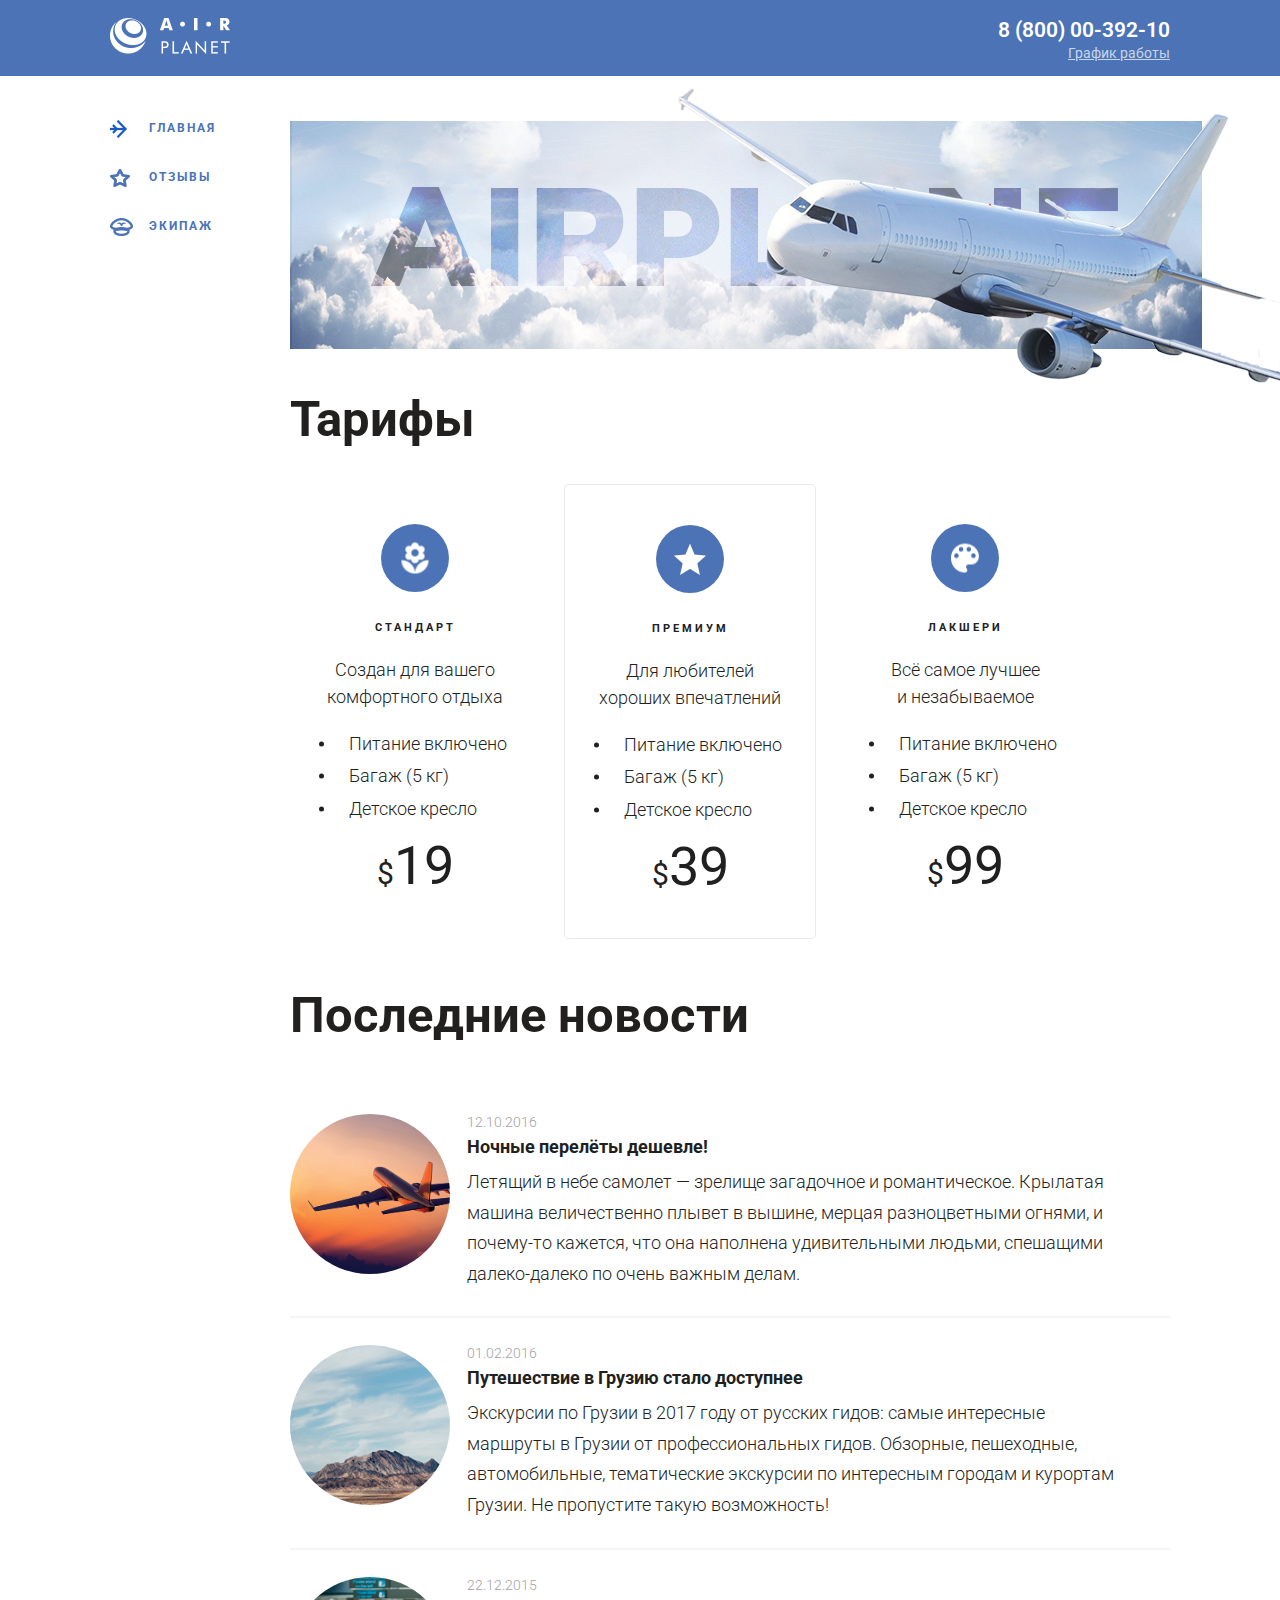
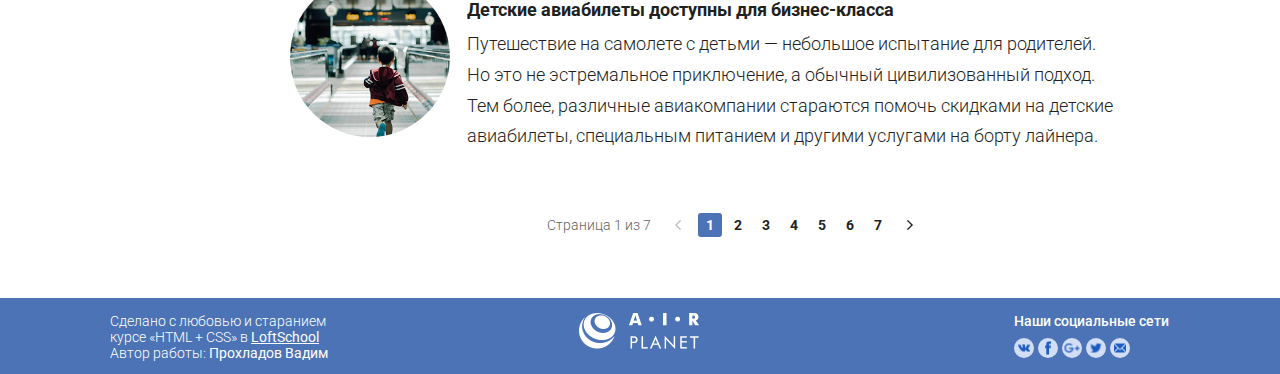
<file: index.html>
<!DOCTYPE html>
<html lang="ru">
<head>
	<meta charset="UTF-8">
	<meta http-equiv="X-UA-compatible" content="ie=edge">
	<meta name="viewport" content="width=device-width">
	<title>Main Page</title>
	<link href="https://fonts.googleapis.com/css?family=Roboto:300,300i,400,700&amp;subset=cyrillic" rel="stylesheet">
	<link rel="stylesheet" href="css/main.css">
	<link rel="stylesheet" href="css/normalize.css">
</head>
<body>
	<div class="wrapper">
		<header class="header">
			<div class="container">
				<div class="header__top clearfix">
					<div class="header__left">
						<a href="https://torres-10.github.io/AirPlanet/index.html" class="logo">
							<img src="img/logo.png" alt="logo" class="logo__img">
						</a>
					</div>
					<div class="header__right">
						<a href="tel:88000039210" class="phone">8 (800) 00-392-10</a>
						<div class="work-time">График работы
							<div class="drop-down">
								<span class="drop-down__monday-sunday">пн-вс: 09:00-20:00</span>
								<span class="drop-down__dinner">обед: 14:00-14:30</span>
							</div>
						</div>
					</div>
				</div>
			</div>
		</header>
		<main class="main-content">
			<div class="container clearfix">
				<aside class="sidebar">
					<nav class="navigation">
						<ul class="navigation__list">
							<li class="navigation__item">
								<a href="https://torres-10.github.io/AirPlanet/index.html" class="navigation__link navigation__link--black">главная</a>
							</li>
							<li class="navigation__item">
								<a href="https://torres-10.github.io/AirPlanet/comments.html" class="navigation__link navigation__link--feed_icon">отзывы</a>
							</li>
							<li class="navigation__item">
								<a href="https://torres-10.github.io/AirPlanet/team.html" class="navigation__link navigation__link--team_icon">экипаж</a>
							</li>
						</ul>
					</nav>
				</aside>
				<div class="content">
					<div class="content__banner">
						<img src="img/banner.png" alt="image" class="content__banner__photo">		
					</div>	
					<div class="rates">
						<h2 class="title">Тарифы</h2>
						<ul class="rates__list">
							<li class="rates__item">
								<div class="rate">
									<div class="rate__icon">
										<img src="img/flower.png" alt="icon" class="rate__img">
									</div>
									<h5 class="rate__title">стандарт</h5>
									<p class="rate__description">Создан для вашего<br>комфортного отдыха</p>
									<ul class="rate__list">
										<li class="rate__item">Питание включено</li>
										<li class="rate__item">Багаж (5 кг)</li>
										<li class="rate__item">Детское кресло</li>
									</ul>
									<div class="rate__price"><span class="dollar">$</span>19</div>
								</div>
							</li>
							<li class="rates__item">
								<div class="rate rate__border">
									<div class="rate__icon">
										<img src="img/mark-as-favorite-star.png" alt="icon" class="rate__img ">
									</div>
									<h5 class="rate__title">премиум</h5>
									<p class="rate__description">Для любителей<br>хороших впечатлений</p>
										<ul class="rate__list">
											<li class="rate__item">Питание включено</li>
											<li class="rate__item">Багаж (5 кг)</li>
											<li class="rate__item">Детское кресло</li>
										</ul>
									<div class="rate__price"><span class="dollar">$</span>39</div>
								</div>
							</li>
							<li class="rates__item">
								<div class="rates__icon">
									<div class="rate">
										<div class="rate__icon">
											<img src="img/painter-palette.png" alt="icon" class="rate__img">
										</div>
										<h5 class="rate__title">лакшери</h5>
										<p class="rate__description">Всё самое лучшее<br>и незабываемое</p>
										<ul class="rate__list">
											<li class="rate__item">Питание включено</li>
											<li class="rate__item">Багаж (5 кг)</li>
											<li class="rate__item">Детское кресло</li>
										</ul>
										<div class="rate__price"><span class="dollar">$</span>99</div>
									</div>
								</div>
							</li>
						</ul>	
					</div>
					<div class="last-news">
						<h2 class="title title_mrg">Последние новости</h2>
						<ul class="last-news__list">
							<li class="last-news__item">
								<div class="news clearfix">
									<div class="news__photo">
										<img src="img/planeflying1.png" alt="image" class="news__img">
									</div>
									<div class="news__content">
										<div class="news__data">12.10.2016</div>
										<h4 class="news__title">Ночные перелёты дешевле!</h4>
										<p class="news__description">Летящий в небе самолет — зрелище загадочное и романтическое. Крылатая машина величественно плывет в вышине, мерцая разноцветными огнями, и почему-то кажется, что она наполнена удивительными людьми, спешащими далеко-далеко по очень важным делам.</p>
									</div>
								</div>
							</li>
							<li class="last-news__item">
								<div class="news clearfix">
									<div class="news__photo">
										<img src="img/mountain.png" alt="image" class="news__img">
									</div>
									<div class="news__content">
										<div class="news__data">01.02.2016</div>
										<h4 class="news__title">Путешествие в Грузию стало доступнее</h4>
										<p class="news__description">Экскурсии по Грузии в 2017 году от русских гидов: самые интересные маршруты в Грузии от профессиональных гидов. Обзорные, пешеходные, автомобильные, тематические экскурсии по интересным городам и курортам Грузии. Не пропустите такую возможность!</p>
									</div>
								</div>							
							</li>
							<li class="last-news__item">
								<div class="news clearfix">
									<div class="news__photo">
										<img src="img/layer5.png" alt="image" class="news__img">
									</div>
									<div class="news__content">
										<div class="news__data">22.12.2015</div>
										<h4 class="news__title">Детские авиабилеты доступны для бизнес-класса</h4>
										<p class="news__description">Путешествие на самолете с детьми — небольшое испытание для родителей. Но это не эстремальное приключение, а обычный цивилизованный подход. Тем более, различные авиакомпании стараются помочь скидками на детские авиабилеты, специальным питанием и другими услугами на борту лайнера.</p>
									</div>
								</div>
							</li>
						</ul>
						<div class="pagination">
							<div class="pagination__text">Страница 
								<span class="pagination__current">1</span> из 
								<span class="pagination__total">7</span>
							</div>
							<div class="pagination__btns">
								<a href="#" class="pagination__btn pagination__btn--prev"></a>
								<ul class="pagination__list">
									<li class="pagination__item pagination__item--active">
										<a href="#" class="pagination__link pagination__link--white">1</a>
									</li>
									<li class="pagination__item">
										<a href="#" class="pagination__link">2</a>
									</li>
									<li class="pagination__item">
										<a href="#" class="pagination__link">3</a>
									</li>
									<li class="pagination__item">
										<a href="#" class="pagination__link">4</a>
									</li>
									<li class="pagination__item">
										<a href="#" class="pagination__link">5</a>
									</li>
									<li class="pagination__item">
										<a href="#" class="pagination__link">6</a>
									</li>
									<li class="pagination__item">
										<a href="#" class="pagination__link">7</a>
									</li>
								</ul>
								<a href="#" class="pagination__btn pagination__btn--next"></a>
							</div>
						</div>
					</div>
				</div>
			</div>
		</main>
	</div>
	<footer class="footer">
		<div class="container clearfix">
			<div class="footer__copyright">
				<div class="copyright">Сделано с любовью и старанием<br>курсе «HTML + CSS» в <a href="#" class="copyright__link"><b>LoftSchool</b></a>
					<br>Автор работы: <b>Прохладов Вадим</b>
				</div>
			</div>
			<div class="footer__logo">
				<a href="http://www.solalex.xyz/index.html" class="logo">
					<img src="img/logo.png" alt="logo" class="logo__img">
				</a>
			</div>
			<div class="footer__socials">
				<div class="socials">
				 <div class="socials__title">Наши социальные сети</div>
					<ul class="socials__list">
						<li class="socials__item">
							<a href="#" class="socials__link">
								<img src="img/vk.png" alt="icon" class="socials__icon">
							</a>
						</li>
						<li class="socials__item">
							<a href="#" class="socials__link">
								<img src="img/fb.png" alt="icon" class="socials__icon">
							</a>
						</li>
						<li class="socials__item">
							<a href="#" class="socials__link">
								<img src="img/google.png" alt="icon" class="socials__icon">
							</a>
						</li>
						<li class="socials__item">
							<a href="#" class="socials__link">
								<img src="img/twitter.png" alt="icon" class="socials__icon">
							</a>
						</li>
						<li class="socials__item">
							<a href="#" class="socials__link">
								<img src="img/mail.png" alt="icon" class="socials__icon">
							</a>
						</li>
					</ul>
				</div>
			</div>
		</div>
	</footer>	
</body>
</html>
</file>
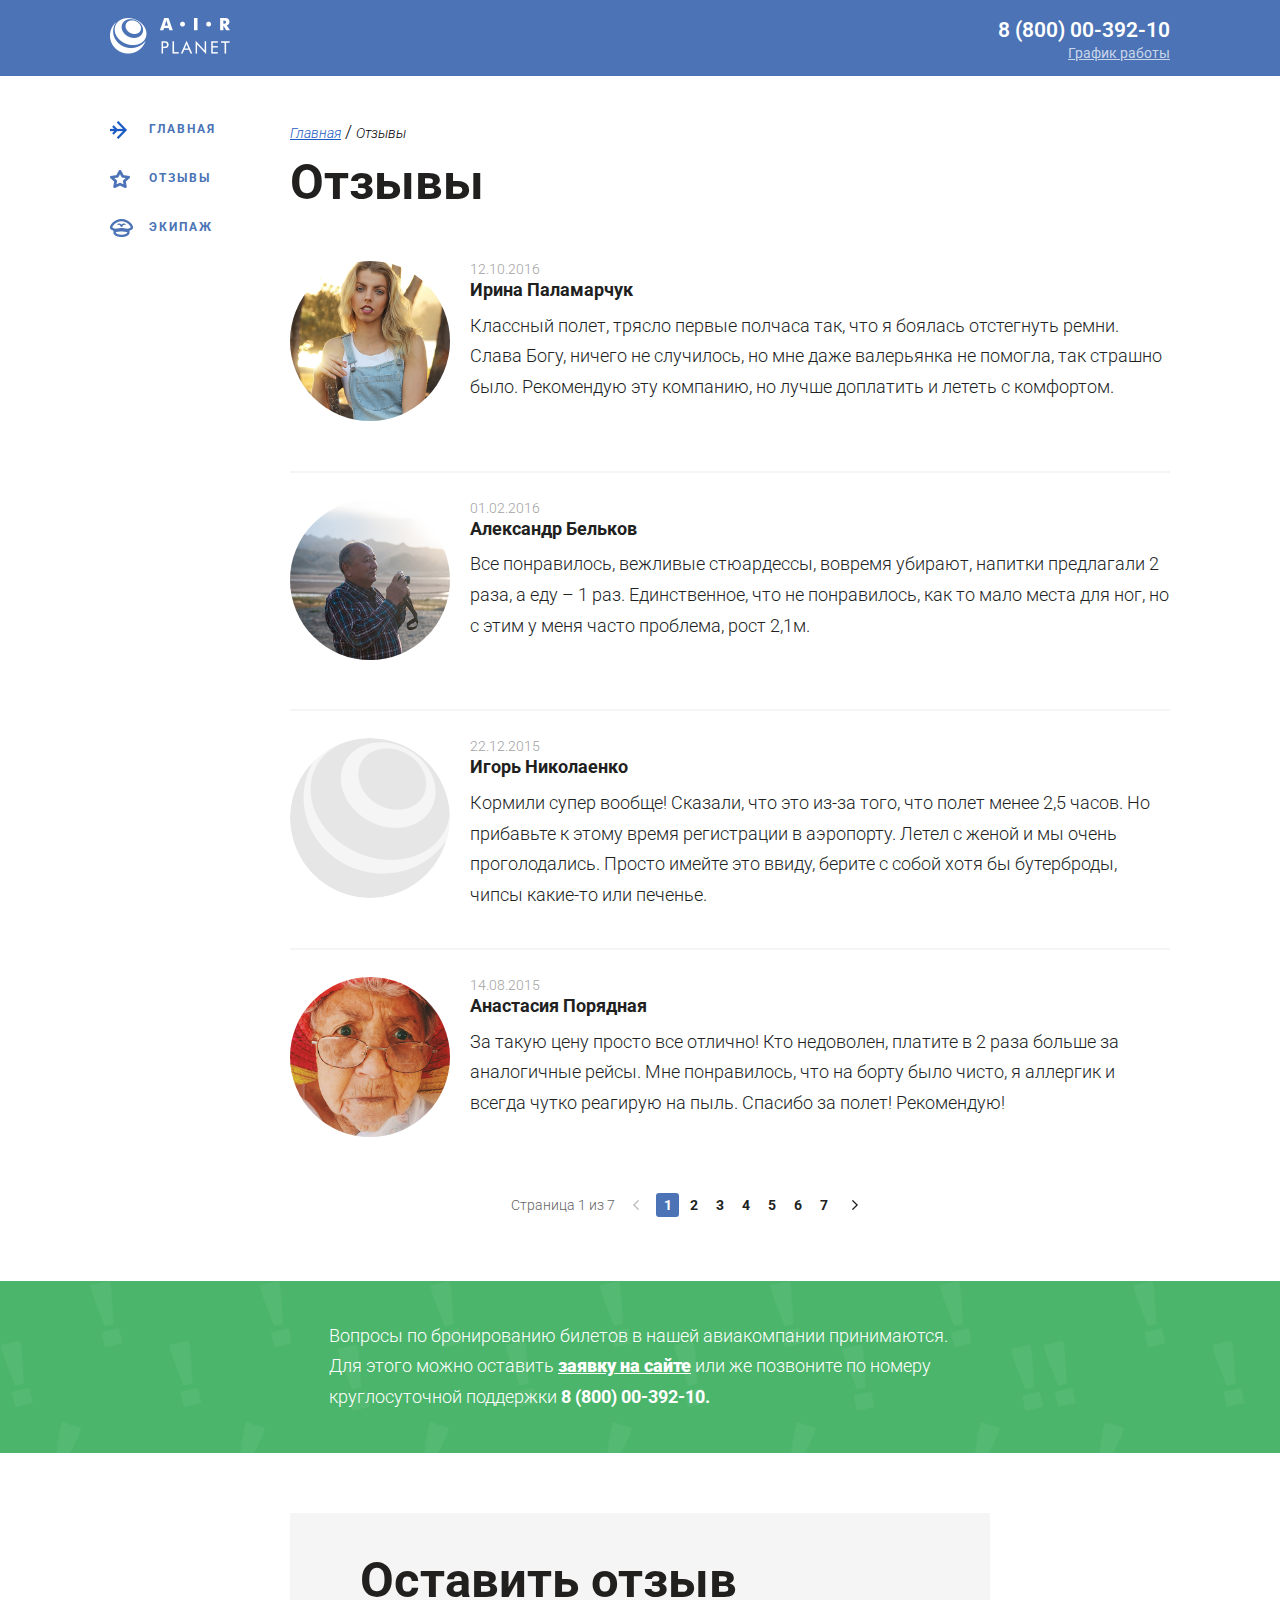
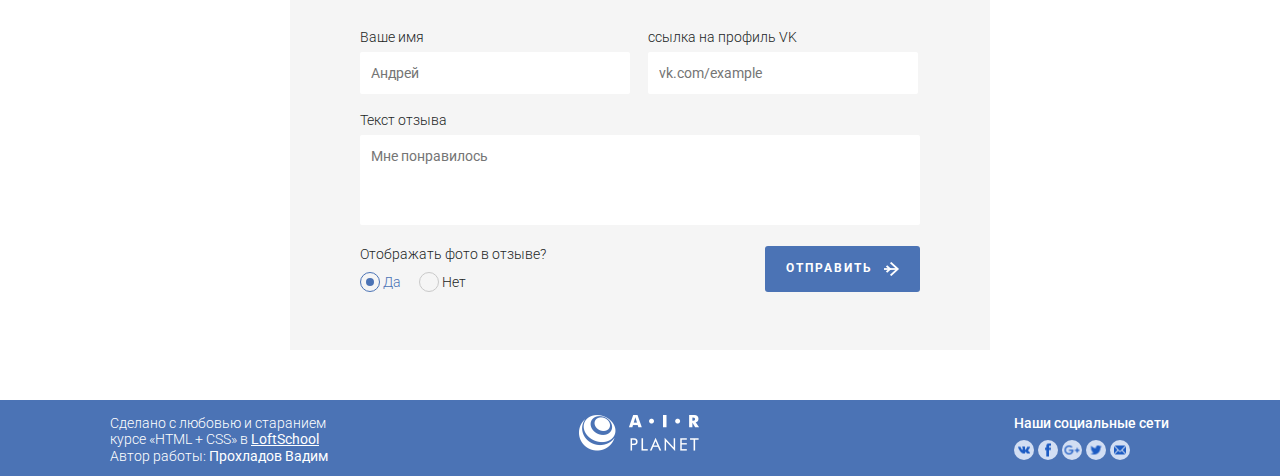
<file: comments.html>
<!DOCTYPE html>
<html lang="ru">
<head>
	<meta charset="UTF-8">
	<meta http-equiv="X-UA-compatible" content="ie=edge">
	<meta name="viewport" content="width=device-width">
	<title>Comments</title>
	<link href="https://fonts.googleapis.com/css?family=Roboto:300,300i,400,700&amp;subset=cyrillic" rel="stylesheet">
	<link rel="stylesheet" href="css/reviews.css">
	<link rel="stylesheet" href="css/normalize.css">
</head>
<body>
	<div class="wrapper">
		<header class="header">
			<div class="container">
				<div class="header__top clearfix">
					<div class="header__left">
						<a href="https://torres-10.github.io/AirPlanet/index.html" class="logo">
							<img src="img/logo.png" alt="logo" class="logo__img">
						</a>
					</div>
					<div class="header__right">
						<a href="tel:88000039210" class="phone">8 (800) 00-392-10</a>
						<div class="work-time">График работы
							<div class="drop-down">
								<span class="drop-down__monday-sunday">пн-вс: 09:00-20:00</span>
								<span class="drop-down__dinner">обед: 14:00-14:30</span>
							</div>
						</div>
					</div>
				</div>
			</div>
		</header>

		<main class="main-content">
			<div class="container clearfix">
				<aside class="sidebar">
					<nav class="navigation">
						<ul class="navigation__list">
							<li class="navigation__item">
								<a href="https://torres-10.github.io/AirPlanet/index.html" class="navigation__link navigation__link--main_icon">главная</a>
							</li>
							<li class="navigation__item">
								<a href="https://torres-10.github.io/AirPlanet/comments.html" class="navigation__link navigation__link--feed_icon">отзывы</a>
							</li>
							<li class="navigation__item">
								<a href="https://torres-10.github.io/AirPlanet/team.html" class="navigation__link navigation__link--team_icon">экипаж</a>
							</li>
						</ul>
					</nav>
				</aside>
				<div class="content">
					<div class="bread">
						<ul class="bread__list">
							<li class="bread__item">
								<a href="https://torres-10.github.io/AirPlanet/index.html" class="bread__link">Главная</a>
							</li>
							<li class="bread__item">
								<a href="https://torres-10.github.io/AirPlanet/comments.html" class="bread__link bread__link--active">Отзывы</a>
							</li>
						</ul>
					</div>
					<div class="reviews">
						<h2 class="title title--reviews-title">Отзывы</h2>
						<ul class="reviews__list">
							<li class="reviews__item">
								<div class="review clearfix">
									<div class="review__photo">
										<img src="img/img__reviews/campbell.png" alt="image" class="review__img">
									</div>
									<div class="review__content">
										<div class="review__data">12.10.2016</div>
										<h4 class="review__title">Ирина Паламарчук</h4>
										<p class="review__description">Классный полет, трясло первые полчаса так, что я боялась отстегнуть ремни. Слава Богу, ничего не случилось, но мне даже валерьянка не помогла, так страшно было. Рекомендую эту компанию, но лучше доплатить и лететь с комфортом.
									</div>
								</div>
							</li>
							<li class="reviews__item">
								<div class="review clearfix">
									<div class="review__photo">
										<img src="img/img__reviews/kahar-saidyhalam.png" alt="image" class="review__img">
									</div>
									<div class="review__content">
										<div class="review__data">01.02.2016</div>
										<h4 class="review__title">Александр Бельков</h4>
										<p class="review__description">Все понравилось, вежливые стюардессы, вовремя убирают, напитки предлагали 2 раза, а еду – 1 раз. Единственное, что не понравилось, как то мало места для ног, но с этим у меня часто проблема, рост 2,1м.</p>
									</div>
								</div>
							</li>
							<li class="reviews__item">
								<div class="review clearfix">
									<div class="review__photo">
										<img src="img/img__reviews/object.png" alt="image" class="review__img">
									</div>
									<div class="review__content">
										<div class="review__data">22.12.2015</div>
										<h4 class="review__title">Игорь Николаенко</h4>
										<p class="review__description">Кормили супер вообще! Сказали, что это из-за того, что полет менее 2,5 часов. Но прибавьте к этому время регистрации в аэропорту. Летел с женой и мы очень проголодались. Просто имейте это ввиду, берите с собой хотя бы бутерброды,<br> чипсы какие-то или печенье.</p>
									</div>
								</div>
							</li>
							<li class="reviews__item">
								<div class="review clearfix">
									<div class="review__photo">
										<img src="img/img__reviews/alex-harvey.png" alt="image" class="review__img">
									</div>
									<div class="review__content">
										<div class="review__data">14.08.2015</div>
										<h4 class="review__title">Анастасия Порядная</h4>
										<p class="review__description">За такую цену просто все отлично! Кто недоволен, платите в 2 раза больше за аналогичные рейсы. Мне понравилось, что на борту было чисто, я аллергик и всегда чутко реагирую на пыль. Спасибо за полет! Рекомендую!</p>
									</div>
								</div>
							</li>
						</ul>
						<div class="pagination">
							<div class="pagination__text">Страница
								<span class="pagination__current">1</span> из <span class="pagination__total">7</span>
							</div>
							<div class="pagination__btns">
								<a href="#" class="pagination__btn pagination__btn--prev"></a>
								<ul class="pagination__list">
									<li class="pagination__item pagination__item--active">
										<a href="#" class="pagination__link pagination__link--white">1</a>
									</li>
									<li class="pagination__item">
										<a href="#" class="pagination__link">2</a>
									</li>
									<li class="pagination__item">
										<a href="#" class="pagination__link">3</a>
									</li>
									<li class="pagination__item">
										<a href="#" class="pagination__link">4</a>
									</li>
									<li class="pagination__item">
										<a href="#" class="pagination__link">5</a>
									</li>
									<li class="pagination__item">
										<a href="#" class="pagination__link">6</a>
									</li>
									<li class="pagination__item">
										<a href="#" class="pagination__link">7</a>
									</li>
								</ul>
								<a href="#" class="pagination__btn pagination__btn--next"></a>
							</div>
						</div>
					</div>
				</div>
			</div>	
		<div class="questions">
			<div class="questions__text">
				<p class="questions__description">Вопросы по бронированию билетов в нашей авиакомпании принимаются. Для этого можно оставить <a href="#" class="questions__link"><b>заявку на сайте</b></a> или же позвоните по номеру круглосуточной поддержки <span class="questions__phone">8 (800) 00-392-10.</span></p>
			</div>
		</div>
		<div class="form">
			<div class="form__content">
				<h2 class="title title--form">Оставить отзыв</h2>
					<div class="form__fields">
						<div class="form__row">
							<div class="form__col">
								<label for="name" class="form__label">Ваше имя</label>
								<input type="text" name="name" class="form__input" id="name" placeholder="Андрей">
							</div>
							<div class="form__col">
								<label for="vk" class="form__label">ссылка на профиль VK</label>
								<input type="text" name="vk" class="form__input" id="vk" placeholder="vk.com/example">
							</div>
							</div>
						<div class="form__row">
							<label for="comments" class="form__label">Текст отзыва</label>
							<textarea name="comments" id="comments" class="form__input form__input--textarea" placeholder="Мне понравилось"></textarea>
						</div>
						<div class="form__row">
							<div class="form__col">
								<div class="form__control">
									<div class="form__control__title">Отображать фото в отзыве?</div>
										<div class="form__control__radios">
											<label class="form__radio">
												<input type="radio" class="form__radio__element" name="photo" checked>
												<div class="form__radio__push"></div>
												<div class="form__radio__title">Да</div>
											</label>
											<label class="form__radio">
												<input type="radio" class="form__radio__element" name="photo">
												<div class="form__radio__push"></div>
												<div class="form__radio__title">Нет</div>
											</label>
										</div>
									</div>
								</div> 
							<div class="form__col form__col--right">
								<a href="" class="form__link__btn">
								<button  type="submit" class="form__submit bodzio">Отправить
								</button>
								</a>
							</div>
						</div>
					</div>
				</div>
			</div>
		</main>
	</div>
	<footer class="footer">
		<div class="container clearfix">
			<div class="footer__copyright">
				<div class="copyright">Сделано с любовью и старанием<br>курсе «HTML + CSS» в <a href="#" class="copyright__link"><b>LoftSchool</b></a>
					<br>Автор работы: <b>Прохладов Вадим</b>
				</div>
			</div>
			<div class="footer__logo">
				<a href="https://torres-10.github.io/AirPlanet/index.html" class="logo">
					<img src="img/logo.png" alt="logo" class="logo__img">
				</a>
			</div>
			<div class="footer__socials">
				<div class="socials">
				 <div class="socials__title">Наши социальные сети</div>
					<ul class="socials__list">
						<li class="socials__item">
							<a href="#" class="socials__link">
								<img src="img/vk.png" alt="icon" class="socials__icon">
							</a>
						</li>
						<li class="socials__item">
							<a href="#" class="socials__link">
								<img src="img/fb.png" alt="icon" class="socials__icon">
							</a>
						</li>
						<li class="socials__item">
							<a href="#" class="socials__link">
								<img src="img/google.png" alt="icon" class="socials__icon">
							</a>
						</li>
						<li class="socials__item">
							<a href="#" class="socials__link">
								<img src="img/twitter.png" alt="icon" class="socials__icon">
							</a>
						</li>
						<li class="socials__item">
							<a href="#" class="socials__link">
								<img src="img/mail.png" alt="icon" class="socials__icon">
							</a>
						</li>
					</ul>
				</div>
			</div>
		</div>
	</footer>		
</body>
</html>
</file>
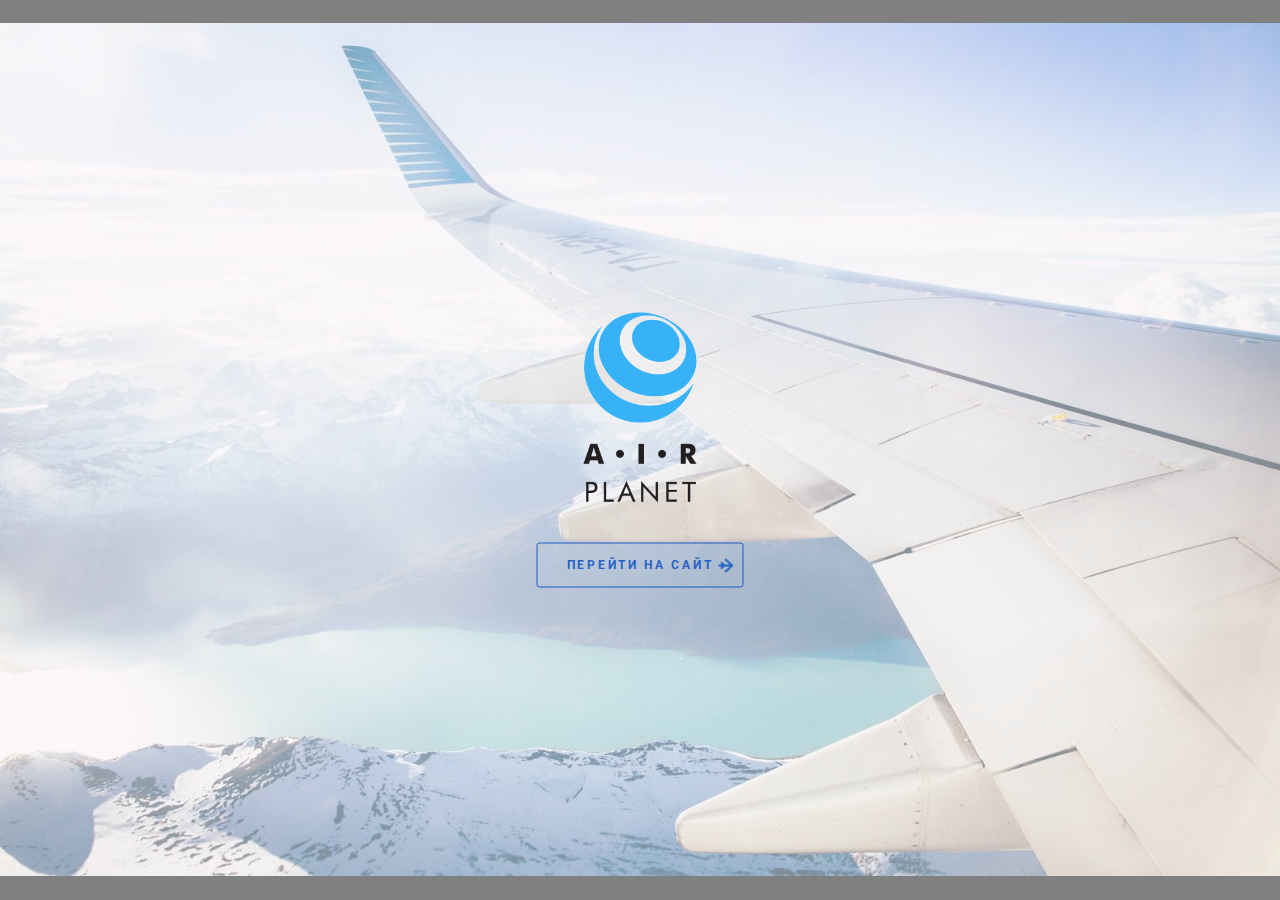
<file: start_page.html>
<!DOCTYPE html>
<html lang="en">
<head>
	<meta charset="UTF-8">
	<meta http-equiv="X-UA-compatible" content="ie=edge">
	<meta name="viewport" content="width=device-width">
	<title>Airplanet</title>
	<link href="https://fonts.googleapis.com/css?family=Roboto:300,300i,400,700&amp;subset=cyrillic" rel="stylesheet">
	<link rel="stylesheet" href="css/first_page.css">
	<link rel="stylesheet" href="css/normalize.css">
</head>
<body>
	<div class="intro">
		<div class="main-logo">
			<div class="main-logo__block animated">
				<div class="main-logo__icon">
					<img src="img/first_page/first_logo.png" alt="icon" class="main-logo__icon">
				</div>
				<a href="https://torres-10.github.io/AirPlanet/index.html" class="main-logo__link">
				<button type="submit" class="main-logo__btn bodzio">Перейти на сайт 
				</button>
				</a>
			</div>
		</div>
	</div>	
</body>
</html>
</file>
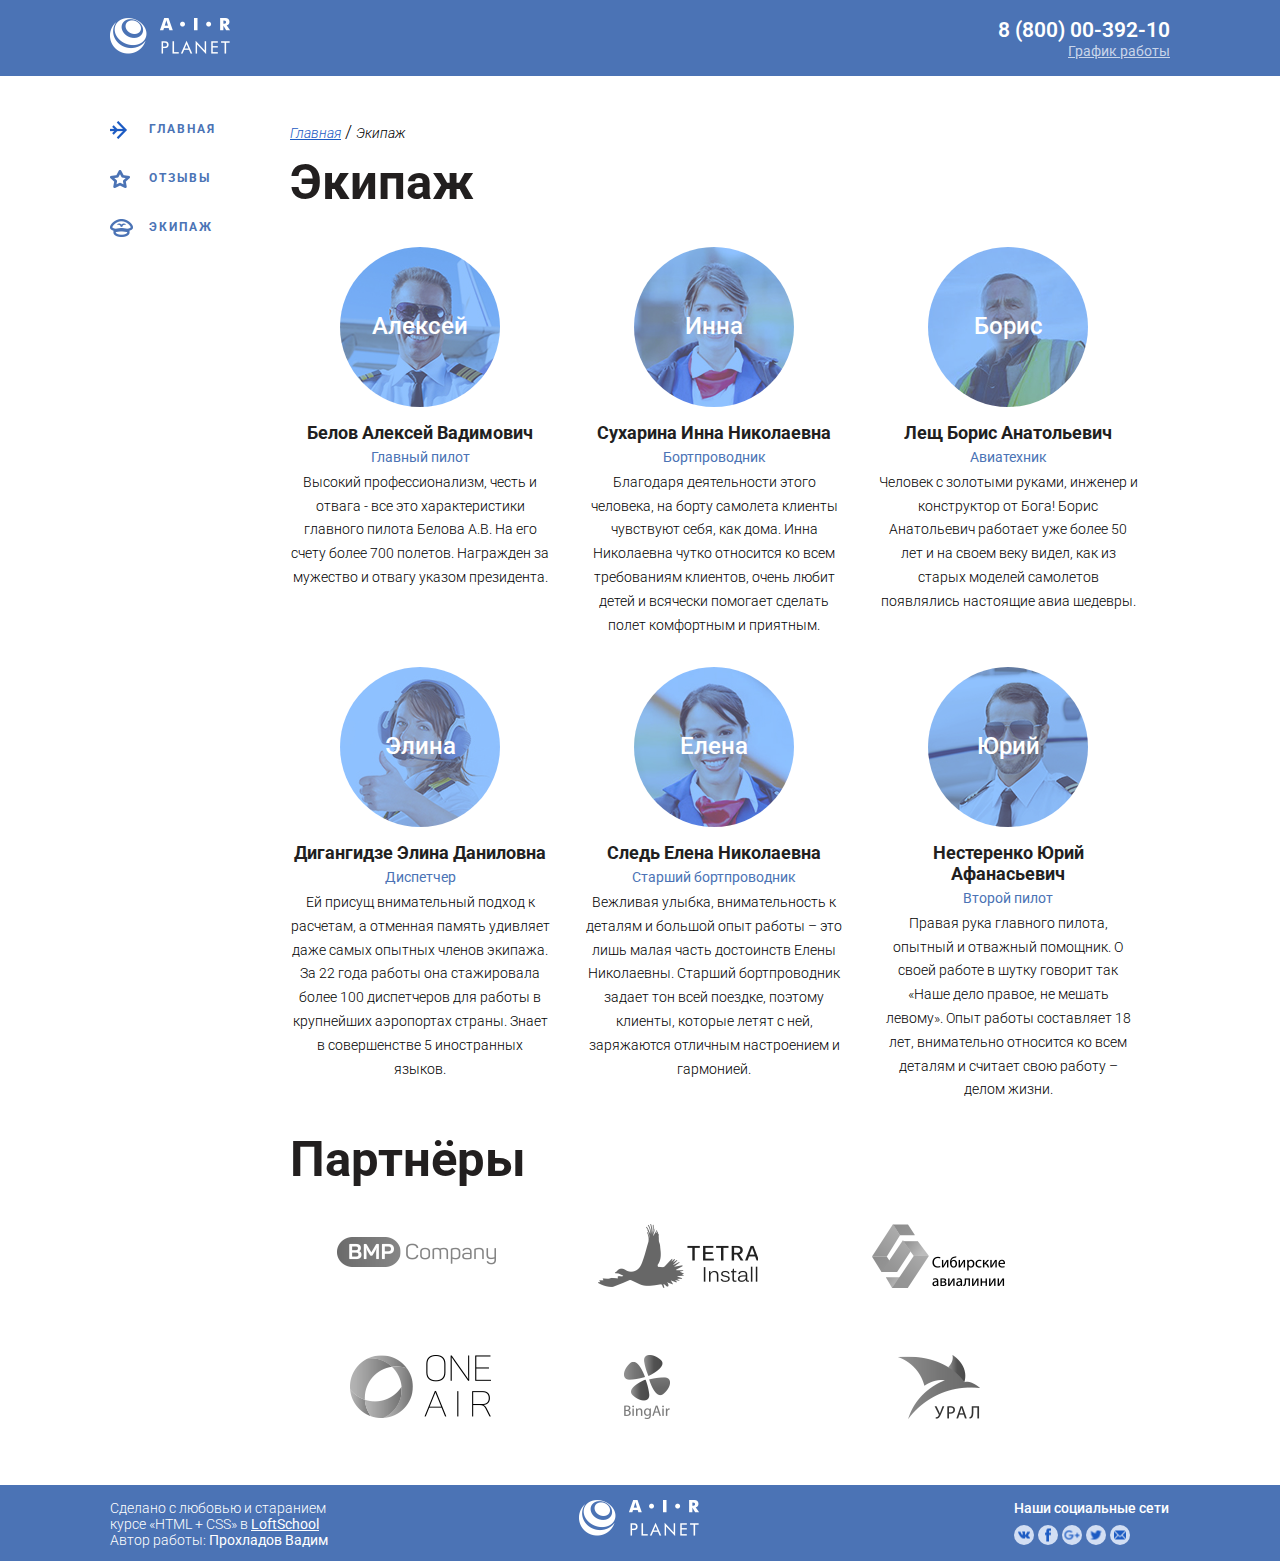
<file: team.html>
<!DOCTYPE html>
<html lang="ru">
<head>
	<meta charset="UTF-8">
	<meta http-equiv="X-UA-compatible" content="ie=edge">
	<meta name="viewport" content="width=device-width">
	<title>Team</title>
	<link href="https://fonts.googleapis.com/css?family=Roboto:300,300i,400,700&amp;subset=cyrillic" rel="stylesheet">
	<link rel="stylesheet" href="css/team.css">
	<link rel="stylesheet" href="css/normalize.css">
</head>
<body>
	<div class="wrapper">
		<header class="header">
			<div class="container">
				<div class="header__top clearfix">
					<div class="header__left">
						<a href="https://torres-10.github.io/AirPlanet/index.html" class="logo">
							<img src="img/logo.png" alt="logo" class="logo__img">
						</a>
					</div>
					<div class="header__right">
						<a href="tel:88000039210" class="phone">8 (800) 00-392-10</a>
						<a href="#" class="work-time">
							<div class="work-time__title">График работы</div>
							<div class="drop-down">
								<div class="triangl">
								<p class="drop-down__monday-sunday">пн-вс: 09:00-20:00</p>
								<p class="drop-down__dinner">обед: 14:00-14:30</p>
								</div>
							</div>
						</a>
					</div>
				</div>
			</div>
		</header>
		<div class="main-content">
			<div class="container">
				<aside class="sidebar">
					<nav class="navigation">
						<ul class="navigation__list">
							<li class="navigation__item">
								<a href="https://torres-10.github.io/AirPlanet/index.html" class="navigation__link navigation__link--main_icon">главная</a>
							</li>
							<li class="navigation__item">
								<a href="https://torres-10.github.io/AirPlanet/comments.html" class="navigation__link navigation__link--feed_icon">отзывы</a>
							</li>
							<li class="navigation__item">
								<a href="https://torres-10.github.io/AirPlanet/team.html" class="navigation__link navigation__link--team_icon">экипаж</a>
							</li>
						</ul>
					</nav>
				</aside>
				<div class="content">
					<div class="bread">
						<ul class="bread__list">
							<li class="bread__item">
								<a href="https://torres-10.github.io/AirPlanet/index.html" class="bread__link">Главная</a>
							</li>
							<li class="bread__item">
								<a href="#" class="bread__link bread__link--active">Экипаж</a>
							</li>
						</ul>
					</div>
					<div class="team">
						<h2 class="title">Экипаж</h2>
						<ul class="team__list">
							<li class="team__item">
								<div class="person clearfix">
									<div class="person__photo">
										<div class="person__img person__img--main-pilot">
										<div class="person__photo--name">Алексей</div>
										</div>
									</div>
									<div class="person__content">
										<div class="person__title">Белов Алексей Вадимович</div>
										<h4 class="person__post">Главный пилот</h4>
										<div class="person__description">Высокий профессионализм, честь и отвага - все это характеристики главного пилота Белова А.В. На его счету более 700 полетов. Награжден за мужество и отвагу указом президента.
										</div>
									</div>
								</div>
							</li>
							<li class="team__item">
								<div class="person clearfix">
									<div class="person__photo">
										<div class="person__img person__img--steward">
										<div class="person__photo--name">Инна</div>
										</div>
									</div>
									<div class="person__content">
										<div class="person__title">Сухарина Инна Николаевна</div>
										<h4 class="person__post">Бортпроводник</h4>
										<div class="person__description">Благодаря деятельности этого человека, на борту самолета клиенты чувствуют себя, как дома. Инна Николаевна чутко относится ко всем требованиям клиентов, очень любит детей и всячески помогает сделать полет комфортным и приятным.
										</div>
									</div>
								</div>
							</li>
							<li class="team__item">
								<div class="person clearfix">
									<div class="person__photo">
										<div class="person__img person__img--aeromechaniс">
										<div class="person__photo--name">Борис</div>
										</div>
									</div>
									<div class="person__content">
										<div class="person__title">Лещ Борис Анатольевич</div>
										<h4 class="person__post">Авиатехник</h4>
										<div class="person__description">Человек с золотыми руками, инженер 
и конструктор от Бога! Борис Анатольевич работает уже более 50 лет и на своем веку видел, как из старых моделей самолетов появлялись настоящие авиа шедевры.
										</div>
									</div>
								</div>
							</li>
							<li class="team__item">
								<div class="person clearfix">
									<div class="person__photo">
										<div class="person__img person__img--dispatcher">
										<div class="person__photo--name">Элина</div>
										</div>
									</div>
									<div class="person__content">
										<div class="person__title">Дигангидзе Элина Даниловна</div>
										<h4 class="person__post">Диспетчер</h4>
										<div class="person__description">
										Ей присущ внимательный подход к расчетам, а отменная память удивляет даже самых опытных членов экипажа. За 22 года работы она стажировала более 100 диспетчеров для работы в крупнейших аэропортах страны.  Знает в совершенстве 5 иностранных языков.
										</div>
									</div>
								</div>
							</li>
							<li class="team__item">
								<div class="person clearfix">
									<div class="person__photo">
										<div class="person__img person__img--main-steward">
										<div class="person__photo--name">Елена</div>
										</div>
									</div>
									<div class="person__content">
										<div class="person__title">Следь Елена Николаевна</div>
										<h4 class="person__post">Старший бортпроводник</h4>
										<div class="person__description">
Вежливая улыбка, внимательность к деталям и большой опыт работы – это лишь малая часть достоинств Елены Николаевны. Старший бортпроводник задает тон всей поездке, поэтому клиенты, которые летят с ней, заряжаются отличным настроением и гармонией.
										</div>
									</div>
								</div>
							</li>
							<li class="team__item">
								<div class="person clearfix">
									<div class="person__photo">
										<div class="person__img person__img--second-pilot">
										<div class="person__photo--name">Юрий</div>
										</div>
									</div>
									<div class="person__content">
										<div class="person__title">Нестеренко Юрий<br> Афанасьевич</div>
										<h4 class="person__post">Второй пилот</h4>
										<div class="person__description">Правая рука главного пилота, опытный и отважный помощник. О своей работе в шутку говорит так «Наше дело правое, не мешать левому». Опыт работы составляет 18 лет, внимательно относится ко всем деталям и считает свою работу – делом жизни.
										</div>
									</div>
								</div>
							</li>
						</ul>
					</div>
					<div class="partners">
						<div class="title">Партнёры</div>
						<ul class="partners__list">
							<li class="partners__item">
								<div class="partners__logos">
									<div class="partners__logos__icon partners__logos__icon--partner1">
									</div> 
								</div>
							</li>
							<li class="partners__item">
								<div class="partners__logos">
									<div class="partners__logos__icon partners__logos__icon--partner2">
									</div>
								</div>
							</li>
							<li class="partners__item">
								<div class="partners__logos">
									<div class="partners__logos__icon partners__logos__icon--partner3">
									</div>
								</div>
							</li>
							<li class="partners__item">
								<div class="partners__logos">
									<div class="partners__logos__icon partners__logos__icon--partner4">
									</div>
								</div>
							</li>
							<li class="partners__item">
								<div class="partners__logos">
									<div class="partners__logos__icon partners__logos__icon--partner5">
									</div>
								</div>
							</li>
							<li class="partners__item">
								<div class="partners__logos">
									<div class="partners__logos__icon partners__logos__icon--partner6">
									</div>
								</div>
							</li>
						</ul>
					</div>
				</div>
			</div>
		</div>
	</div>
	<footer class="footer">
		<div class="container clearfix">
			<div class="footer__copyright">
				<div class="copyright">Сделано с любовью и старанием<br>курсе «HTML + CSS» в <a href="#" class="copyright__link"><b>LoftSchool</b></a>
					<br>Автор работы: <b>Прохладов Вадим</b>
				</div>
			</div>
			<div class="footer__logo">
				<a href="https://torres-10.github.io/AirPlanet/index.html" class="logo">
					<img src="img/logo.png" alt="logo" class="logo__img">
				</a>
			</div>
			<div class="footer__socials">
				<div class="socials">
				 <div class="socials__title">Наши социальные сети</div>
					<ul class="socials__list">
						<li class="socials__item">
							<a href="#" class="socials__link">
								<img src="img/vk.png" alt="icon" class="socials__icon">
							</a>
						</li>
						<li class="socials__item">
							<a href="#" class="socials__link">
								<img src="img/fb.png" alt="icon" class="socials__icon">
							</a>
						</li>
						<li class="socials__item">
							<a href="#" class="socials__link">
								<img src="img/google.png" alt="icon" class="socials__icon">
							</a>
						</li>
						<li class="socials__item">
							<a href="#" class="socials__link">
								<img src="img/twitter.png" alt="icon" class="socials__icon">
							</a>
						</li>
						<li class="socials__item">
							<a href="#" class="socials__link">
								<img src="img/mail.png" alt="icon" class="socials__icon">
							</a>
						</li>
					</ul>
				</div>
			</div>
		</div>
	</footer>
</body>
</html>
</file>
<file: css/main.css>
body {
	font-family: 'Roboto', Arial, sans-serif;
	font-size: 18px;
	font-weight: 300;
}

ul {
	margin: 0;
	padding: 0;
}

html, body {
	width: 100%;
	height: 100%;
}

p {
	margin: 0;
}

h1,h2,h3,h4,h5,h6 {
	margin: 0;
	font-weight: normal;
}

.wrapper {
	position: relative;
	min-height: 100%;
	overflow: hidden;
	min-width: 1100px;
}

.wrapper::after {
	content: '';
	display: block;
	height: 76px;
}

.container {
	margin: 0 auto;
	width: 1060px;
}

.header {
	min-height: 76px;
	background: #4b73b5;
	margin-bottom: 12px;
}

.header__top {
	padding-top: 18px;
}

.logo {
	display: inline-block;
}

.header__left, .header__right {
	float: left;
	width: 50%;
}

.header__right {
	text-align: right;
}

.phone, .work-time {
	display: block;
}

.work-time:hover .work-time__title {
	color: #ffffff;
}

.clearfix::after {
	clear: both;
}

.clearfix::after, .clearfix::before {
	content: '';
	display: table;
}

.phone {
	font-weight: 600;
	font-size: 21px;
	color: #ffffff;
	text-decoration: none;
}

.work-time,.pagination__link,.pagination__btn--prev,
.pagination__btn--next, .pagination__link {
	text-decoration: none;	
}
.work-time {
	display: inline-block;
    font-size: 14px;
    font-weight: 400;
    color: #c9d5e9;
    text-decoration: underline;
    cursor: pointer;
    position: relative;
    transition: .4s;
}

.drop-down {
	text-align: center;
	min-width: 165px;
	padding: 17px 15px 20px 20px;
    position: absolute;
    top: 34px;
    right: -9999px;
    border-radius: 3px;
    box-shadow: 0 0 10px 0 #d8d8d8;
    line-height: 1.6;
    box-sizing: border-box;
    font-size: 14px;
    background: #fff;
    text-align: left;
    opacity: 0;
 
}
.drop-down:before {
    content: "";
    display: block;
    width: 100%;
    height: 30px;
    position: absolute;
    top: -25px;
    right: 0;
}

.work-time:hover {
	color: #fff;
}

.drop-down__monday-sunday {
    color: #4b73b5;
}

.drop-down__dinner {
    color: #221f1f;
    font-weight: normal;
}

.drop-down:after {
    content: "";
    display: block;
    width: 0;
    height: 0;
    border: 13px solid transparent;
    border-bottom-color: #fff;
    position: absolute;
    bottom: 100%;
    right: 0;
    margin-bottom: -1px;
}

.work-time:hover .drop-down {
    right: 0;
    opacity: 1;
    transition: opacity .4s;
}


.main-content {
	margin-bottom: 60px;
}

.sidebar, .content {
	float: left;
}
.sidebar {
	width: 160px;
	padding-top: 32px;
}

.content {
	width: 880px;
	margin-left: 20px;
}

.navigation__item {
	margin-bottom: 31px;
}	

.navigation__list {
	list-style: none;
	font-size: 12px;
	font-weight: 700;
}

.navigation__link {
	color: #4b73b5;
	text-decoration: none;
	text-transform: uppercase;
	display: inline-block;
	letter-spacing: 2px; 
}

.navigation__link--black:hover {
	color: black;
}

.navigation__link--feed_icon:hover {
	color: black;
}

.navigation__link--team_icon:hover {
	color: black;
}

.navigation__link--black {
	
    background: url('../img/main_icon1.png')0 0 no-repeat;

    &:hover {
    	background: url('../img/main_icon.png')0 0  no-repeat;
    }
}

.navigation__link--black:before {
	content: "";
	width: 17px;
	height: 18px;
	display: inline-block;
	vertical-align: middle;
	margin-right: 22px;
	outline: 0;
}

.navigation__link--feed_icon {
	
    background: url('../img/feed_icon.png')0 0 no-repeat;

    &:hover {
    	background: url('../img/star3.png')0 0 no-repeat;
    }
}

.navigation__link--feed_icon:before {
	content: "";
	width: 20px;
	height: 18px;
	display: inline-block;
	vertical-align: middle;
	margin-right: 19px;
}

.navigation__link--team_icon {
	
    background: url('../img/team_icon.png')0 0 no-repeat;

    &:hover {
    	background: url('../img/team3.png')0 0 no-repeat;
    }
}

.navigation__link--team_icon:before {
	content: "";
	width: 23px;
	height: 18px;
	display: inline-block;
	vertical-align: middle;
	margin-right: 16px;
}

/* SPRITE */

.navigation__link--black:hover {
	background: url('../img/css_sprites1.png')-47px -10px no-repeat;

	&:hover{
	background: url('../img/main_icon.png')-10px -10px no-repeat;
}
}

.navigation__link--feed_icon:hover {
	background: url('../img/star_sprites.png')-50px -10px no-repeat;
	
	&:hover{
	background: url('../img/feed_icon.png')-10px -10px no-repeat;
}
}

.navigation__link--team_icon:hover {
	background: url('../img/team_sprites.png')-53px -10px no-repeat;
	
	&:hover{
	background: url('../img/team_icon.png')-10px -10px no-repeat;
}
}

.title {
	color: #221f1f;
	font-size: 49px;
	font-weight: 700;
	margin-bottom: 36px;
}

.title_mrg {
	margin-bottom: 70px;
}

.rates {
	margin-bottom: 9px;
}

.rates__list {
	list-style: none;
	position: relative;
}

.rates__item {
	display: inline-block;
	margin-left: 20px;
	margin-bottom: 40px;
	vertical-align: top;
}

.rate {
	text-align: center;
	width: 250px;
	padding: 40px 0;
}

.rate__icon {
	width: 68px;
	height: 68px;
	border-radius: 50%;
	background-color: #4b73b5;
	display: inline-block;
	position: relative;
	margin-bottom: 25px;
}

.rate__img {
	position: absolute;
	top: 50%;
	left: 50%;
	transform: translate(-50%, -50%);
}

.rate__border {
	border-radius: 5px;
	border-width: 1px;
	border-color:  #e8e9ed;
	border-style: solid;
}

.rate__title {
	font-size: 10.77px;
	font-weight: 700;
	color: #212121;
	text-transform: uppercase;
	letter-spacing: 3px;
	margin-bottom: 22px;
}

.rate__description {
	font-size: 18px;
	font-weight: 300;
	color: #221f1f;
	margin-bottom: 17px;
	line-height: 1.52;
}

.rate__item {
	list-style: none;
	position: relative;
}

.rate__item::before {
	content: '';
	display: block;
	width: 5px;
	height: 5px;
	border-radius: 50%;
	background-color: #221f1f;
	position: absolute;
	top: 50%;
	left: -30px;
	transform: translateY(-50%);
}

.rate__list {
	padding-left: 25px;
	display: inline-block;
	line-height: 1.8;
	text-align: left;
}

.rates__list {
	margin-left: -20px;
}

.rate__list {
	font-size: 18px;
	font-weight: 300;
	list-style: disc;
	color: #221f1f;
	position: relative;
	margin-bottom: 10px;
}

.dollar {
	font-size: 30px;
}

.rate__price {
	color: #202020;
	font-size: 53.83px;
	font-weight: 400;
}

.news__photo, .news__content {
	float: left;
}

.news__photo {
	width: 160px;
}

.news__img {
	width: 160px;
	height: 160px;
	border-radius: 50%;
}

.news__content {
	width: 650px;
	margin-left: 17px;
}

.news__data {
	color: #a3a2a2;
	font-size: 14px;
	font-weight: 300;
	margin-bottom: 7px;	
}

.news__title {
	color: #221f1f;
	font-size: 18px;
	font-weight: 700;
	margin-bottom: 9px;
}

.last-news__list {
	margin-bottom: 60px;
}

.last-news__list, .socials__item {
	list-style: none;
}

.news__description {
	color: #221f1f;
	font-size: 18px;
	line-height: 1.7;
}

.last-news__item {
	border-bottom: 2px solid #f5f5f5;
	padding-bottom: 27px;
	margin-bottom: 27px;
}

.last-news__item:last-child {
	border-bottom: none;
	margin: 0;
	padding: 0;
}

.pagination {
	text-align: center;
}

.pagination__text, .pagination__btns, .pagination__btn, .pagination__list, .pagination__item {
	display: inline-block;
}

.pagination__btns {
	margin-left: 20px;
}

.pagination__link {
	display: block;
	padding: 8px; 
}

.pagination__item--active {
	background-color: #4b73b5;
	line-height: 1;
	border-radius: 3px;
}

.pagination__btn {
	width: 6px;
	height: 10px;
}

.pagination__btn--prev {
	background-image: url('../img/vector_smart_ object.png');
	background-repeat: no-repeat;
}

.pagination__btn--next {
	background-image: url('../img/vector_smart_ object1.png');
	background-repeat: no-repeat;
}

.pagination__list {
	margin: 0 13px;
}

.pagination__text {
	color: #656464;
	font-size: 14px;
	font-weight: 300;
}

.pagination__link {
	color: #221f1f;
	font-size: 14px;
	font-weight: 700;
	list-style: none;
	padding: 5px 8px;
}

.pagination__link:hover {
	color: #1c5bc3;
}
.pagination__link--white {
	color: #ffffff;
} 

.footer {
	min-width: 1100px;
	position: relative;
	box-sizing: border-box;
	background-color: #4b73b5;
	height: 76px;
	margin-top: -76px;
	padding-top: 15px;
}

.footer__copyright, .footer__logo, .footer__socials {
	width: 33.3%;
	float: left;
}

.footer__logo {
	text-align: center;
}

.footer__socials {
	text-align: right;
}

.copyright {
	color: #ffffff;
	font-size: 14px;
	font-weight: 300;
}

.copyright__link {
	color: #ffff;
}

.socials__link {
	display: block;
	width: 20px;
	height: 20px;
	border-radius: 50%;
	background-color: #d2def3;
	position: relative;
}

.socials__item {
	display: inline-block;
}

.socials__icon {
	position: absolute;
	top: 50%;
	left: 50%;
	transform: translate(-50%, -50%);
}

.socials {
	display: inline-block;
}

.socials__list {
	text-align: left;
}

.socials__title {
	margin-bottom: 9px;
	color: #ffff;
	font-size: 14px;
    font-weight: 500;
}

.socials__link:hover {
	background-color: #fff;
}
</file>
<file: css/reviews.css>
body {
	font-family: 'Roboto', Arial, sans-serif;
	font-size: 18px;
	font-weight: 300;
}

ul {
	margin: 0;
	padding: 0;
}

html, body {
	width: 100%;
	height: 100%;
}

p {
	margin: 0;
}

h1,h2,h3,h4,h5,h6 {
	margin: 0;
	font-weight: normal;
}

.wrapper {
	position: relative;
	min-height: 100%;
	overflow: hidden;
	min-width: 1100px;
}

.wrapper::after {
	content: '';
	display: block;
	height: 76px;
}

.container {
	margin: 0 auto;
	width: 1060px;
}


.clearfix::after {
	clear: both;
}

.clearfix::after, .clearfix::before {
	content: '';
	display: table;
}

.header {
	background: #4b73b5;
	min-height: 76px;
	margin-bottom: 45px;
}

.header__top {
	padding-top: 18px;
}

.logo {
	display: inline-block;
}

.header__left, .header__right {
	width: 50%;
	float: left;
}

.header__right {
	text-align: right;
}

.phone, .worf-time {
	display: block;
}

.phone, .work-time, .navigation__link, .bread__link, .pagination__link {
	text-decoration: none;
}

.navigation__list, .bread__list, .reviews__list, .pagination__list {
	list-style: none;
}

.phone {
	color: #fff;
	font-weight: 600;
	font-size: 21px;
}

.work-time {
	display: inline-block;
    font-size: 14px;
    font-weight: 400;
    color: #c9d5e9;
    text-decoration: underline;
    cursor: pointer;
    position: relative;
    transition: .4s;
}

.work-time:hover {
	color: #fff;
}

.drop-down {
	min-width: 165px;
	padding: 17px 15px 20px 20px;
    position: absolute;
    top: 34px;
    right: -9999px;
    border-radius: 3px;
    box-shadow: 0 0 10px 0 #d8d8d8;
    line-height: 1.6;
    box-sizing: border-box;
    font-size: 14px;
    background: #fff;
    text-align: left;
    opacity: 0;
 
}
.drop-down:before {
    content: "";
    display: block;
    width: 100%;
    height: 30px;
    position: absolute;
    top: -25px;
    right: 0;
}

.drop-down__monday-sunday {
    color: #4b73b5;
}

.drop-down__dinner {
    color: #221f1f;
    font-weight: normal;
}

.drop-down:after {
    content: "";
    display: block;
    width: 0;
    height: 0;
    border: 13px solid transparent;
    border-bottom-color: #fff;
    position: absolute;
    bottom: 100%;
    right: 0;
    margin-bottom: -1px;
}

.work-time:hover .drop-down {
    right: 0;
    opacity: 1;
    transition: opacity .4s;
}


.sidebar {
	width: 160px;
	float: left;
}

.sidebar, .content {
	float: left;
}

.navigation__item {
	margin-bottom: 31px;
}

.navigation__list {
	font-size: 12px;
	font-weight: 700;
}

.navigation__link {
	color: #4b73b5;
	text-transform: uppercase;
	display: inline-block;
	letter-spacing: 2px;
}


.navigation__link--main_icon:hover {
	color: black;
}

.navigation__link--feed_icon:hover {
	color: black;
}

.navigation__link--team_icon:hover {
	color: black;
}

.navigation__link--main_icon:before {
	content: "";
	width: 17px;
	height: 18px;
	display: inline-block;
	vertical-align: middle;
	margin-right: 22px;
}

.navigation__link--feed_icon:before {
	content: "";
	width: 20px;
	height: 18px;
	display: inline-block;
	vertical-align: middle;
	margin-right: 19px;
}

.navigation__link--team_icon:before {
	content: "";
	width: 23px;
	height: 18px;
	display: inline-block;
	vertical-align: middle;
	margin-right: 16px;
}

.navigation__link--main_icon {
	
    background: url('../img/main_icon1.png')0 0 no-repeat;

    &:hover {
    	background: url('../img/main_icon.png')0 0  no-repeat;
    }
}

.navigation__link--feed_icon {
	
    background: url('../img/feed_icon.png')0 0 no-repeat;

    &:hover {
    	background: url('../img/star3.png')0 0 no-repeat;
    }
}

.navigation__link--team_icon {
	
    background: url('../img/team_icon.png')0 0 no-repeat;

    &:hover {
    	background: url('../img/team3.png')0 0 no-repeat;
    }
}


/* SPRITE */

.navigation__link--main_icon:hover {
	background: url('../img/css_sprites1.png')-47px -10px no-repeat;

	&:hover{
	background: url('../img/main_icon.png')-10px -10px no-repeat;
}
}

.navigation__link--feed_icon:hover {
	background: url('../img/star_sprites.png')-50px -10px no-repeat;
	
	&:hover{
	background: url('../img/feed_icon.png')-10px -10px no-repeat;
}
}

.navigation__link--team_icon:hover {
	background: url('../img/team_sprites.png')-53px -10px no-repeat;
	
	&:hover{
	background: url('../img/team_icon.png')-10px -10px no-repeat;
}
}

.content {
	width: 880px;
	float: left;
	margin-left: 20px;
}

.bread {
	margin-bottom: 12px;
}

.bread__item {
	display: inline-block;
	vertical-align: middle;
}

.bread__item:after {
	content: "/";
}

.bread__item:last-child:after {
	display: none;
}

.bread__link {
	color:  #1c5bc3;
	font-size: 14px;
	font-weight: 300;
	font-style: italic;

}

.bread__link {
	text-decoration: underline;
}

.bread__link--active {
	color: black;
	text-decoration: none;
}

.review__photo, .review__content {
	float: left;
}

.review__content {
	margin-left: 20px;
	float: left;
	width: 700px;
}

.title {
	color: #221f1f;
	font-size: 49px;
	font-weight: 700;
}

.title--reviews-title {
	margin-bottom: 50px;
}

.review__photo {
	width: 160px;
	float: left;
}

.review__img {
	width: 160px;
	height: 160px;
	border-radius: 50%;
	margin-bottom: 18px;
}

.review__data {
	color: #a3a2a2;
	font-size: 14px;
	font-weight: 300;
	margin-bottom: 3px;
}

.review__title {
	color: #221f1f;
	font-size: 18px;
	font-weight: 700;
	margin-bottom: 10px;
}

.review__description {
	color: #221f1f;
	font-size: 18px;
	font-weight: 300;
	line-height: 1.7;
}

.reviews__item {
	border-bottom: 2px solid #f5f5f5;
	padding-bottom: 27px;
	margin-bottom: 27px;
}

.reviews__item:last-child {
	border-bottom: none;
	margin: 0;
	padding: 0;
}

.pagination {
	text-align: center;
	padding-right: 92px;
	margin: 32px 0 63px;
}

.pagination__text, .pagination__btns, .pagination__btn, .pagination__list, .pagination__item {
	display: inline-block;
}

.pagination__link {
	display: block;
	padding: 8px; 
}

.pagination__item--active {
	background-color: #4b73b5;
	line-height: 1;
	border-radius: 3px;
}

.pagination__btn {
	width: 6px;
	height: 10px;
}
.pagination__btns {
	margin-left: 14px;
}

.pagination__btn--prev {
	background-image: url('../img/vector_smart_ object.png');
	background-repeat: no-repeat;
}

.pagination__btn--next {
	background-image: url('../img/vector_smart_ object1.png');
	background-repeat: no-repeat;
}

.pagination__list {
	margin: 0 13px;
	letter-spacing: -1px;
}

.pagination__text {
	color: #656464;
	font-size: 14px;
	font-weight: 300;
}


.pagination__link {
	color: #221f1f;
	font-size: 14px;
	font-weight: 700;
	list-style: none;
	padding: 5px 8px;
}

.pagination__link--white {
	color: #ffffff;
} 

.pagination__link:hover {
	color: #1c5bc3;
}

.questions {
	background-color: #4bb56b;
	background-image: url('../img/img__reviews/Group1.png');
	padding: 40px 0;
	margin-bottom: 60px; 
}

.questions__description {
    line-height: 1.7;
    color: #ffffff;
    font-weight: 300;
    text-align: left;
    max-width: 622px;
    margin: 0 auto;
    line-height: 1.7;
}

.questions__link {
    font-weight: 700;
    text-decoration: underline;
    color: #ffffff;
}

.questions__phone {
    font-weight: 700;
    color: #ffffff;
}

.form {
	width: 700px;
    margin: 0 auto;
    border-radius: 3px;
 	margin-bottom: 50px;
}

.form__content {
	padding: 40px 70px;
    background-color: #f5f5f5;
}

.title--form {
	margin-bottom: 20px;
}

.form__row {
	font-size: 14px;
    color: #221f1f;
}

.form__content {
	font-size: 14px;
    color: #221f1f;
}

.form__row {
    margin-bottom: 18px;
} 

.form__col {
	display: inline-block;
    margin-right: 15px;
} 

.form__label {
	display: block;
    padding-bottom: 7px;
} 

.form__input {
	width: 270px;
    background-color: #ffffff;
    border-radius: 2px;
    padding: 12px 10px;
    border: 1px solid transparent;
    box-sizing: border-box;
}

.form__col:last-child {
	margin-right: 0;
}

.form__label {
	display: block;
    padding-bottom: 7px;
}

.form__input {
	width: 270px;
    background-color: #ffffff;
    border-radius: 2px;
    padding: 12px 10px;
    border: 1px solid transparent;
    box-sizing: border-box;
    outline: none;
}

.form__input:focus {
	border: 1px solid #4b73b5;
}

.form__input--textarea {
    width: 560px;
    height: 90px;
    resize: none;
}

.form__row {
	margin-bottom: 18px;
}

.form__col {
	display: inline-block;
    margin-right: 15px;
}

.form__control__title {
    margin-bottom: 10px;
}

.form__radio {
    display: inline-block;
    position: relative;
    margin-right: 15px;
}

.form__radio__element {
	position: absolute;
    top: 0;
    left: -9999px;
}

.form__radio__element:checked + .form__radio__push {
	border-color: #4b73b5;
}

.form__radio__push {
    width: 18px;
    height: 18px;
    border-radius: 50%;
    border: 1px solid #c9c9c9;
    position: relative;
}

.form__radio__element:checked + .form__radio__push + .form__radio__title {
	    color: #4b73b5;
}

.form__radio {
	display: inline-block;
    position: relative;
    margin-right: 15px;
}

.form__radio__element {
    position: absolute;
    top: 0;
    left: -9999px;
}

.form__radio__element:checked + .form__radio__push::after {
    width: 8px;
    height: 8px;
}
.form__radio__push::after {
    content: "";
    position: absolute;
    top: 50%;
    left: 50%;
    transform: translate(-50%, -50%);
    width: 0;
    height: 0;
    border-radius: 50%;
    background: #4b73b5;
}    

.form__radio__push {
    width: 18px;
    height: 18px;
    border-radius: 50%;
    border: 1px solid #c9c9c9;
    position: relative; 
}

.form__radio__push, .form__radio__title {
    display: inline-block;
    vertical-align: middle;
}

.form__col:last-child {
    margin-right: 0;
}

.form__col--right {
    float: right;
}

.form__submit {
	width: 155px;
	height: 46px;
	border-radius: 3px;
	border: none;
	font-size: 12px;
	font-weight: 700;
	text-transform: uppercase;
	color: #fff;
	letter-spacing: 2px;
	transition: .4s;
	cursor: pointer;
	padding-right: 33px;
}

.bodzio {
	background: url('../img/first_page/main_icon_white.png')no-repeat;
	background-position: 85%;
	background-color: #4b73b5;
}


.bodzio:hover {
	background: url('../img/first_page/main_icon-page.png')no-repeat;
	background-position: 95%;
	background-color: #fff;
	color: #4b73b5;
}

.form__submit:hover {
	color: #4b73b5;
}

.form__radio__text {
	display: inline-block;
    vertical-align: middle;
    font-weight: 300;
    font-size: 14px;
}

.form__side--right {
	text-align: right;
}
.footer {
	min-width: 1100px;
	box-sizing: border-box;
	background-color: #4b73b5;
	position: relative;
	height: 76px;
	margin-top: -76px;
	padding-top: 15px;
}

.footer__copyright, .footer__logo, .footer__socials {
	width: 33.3%;
	float: left;
}
.footer__copyright {
	color: #ffffff;
	font-size: 14px;
}

.footer__logo {
	text-align: center;
}

.footer__socials {
	text-align: right;
}

.copyright {
	color: #ffffff;
	font-size: 14px;
	font-weight: 300;
}

.copyright__link {
	color: #ffff;
}

.socials__link {
	display: block;
	width: 20px;
	height: 20px;
	border-radius: 50%;
	background-color: #d2def3;
	position: relative;
}

.socials__item {
	display: inline-block;
}

.socials__icon {
	position: absolute;
	top: 50%;
	left: 50%;
	transform: translate(-50%, -50%);
}

.socials {
	display: inline-block;
}

.socials__list {
	text-align: left;
}

.socials__title {
	margin-bottom: 9px;
	color: #ffff;
	font-size: 14px;
    font-weight: 500;
}

.socials__link:hover {
	background-color: #fff;
}
</file>
<file: css/first_page.css>
body {
	font-family: 'Roboto', Arial, sans-serif;
	font-size: 18px;
	font-weight: 300;
	background: grey url('../img/first_page/main_fon.jpg') center center no-repeat;
	background-blend-mode: screen; 
	background-size: 100%;
}

html, body {
	width: 100%;
	height: 100%;
} 

.intro {
	height: 100%;
	position: relative;
	background-size: cover;
}

.main-logo {
	display: inline-block;
	position: absolute;
	top: 50%;
	left: 50%;
	transform: translate(-50%, -50%);
	text-align: center;
}

.main-logo__block {
	text-align: center;
}

.main-logo__btn {
	border: 1px solid #1c5bc3;
	border-radius: 3px;
	font-weight: 700;
	font-size: 12px;
	text-transform: uppercase;
	background: none;
	color: #2762c4;
	letter-spacing: 2.7px;
	cursor: pointer;
	width: 207px;
	height: 45px;
}

.main-logo__icon {
	height: 190px;
}

.main-logo__icon {
	margin-bottom: 40px;
}

@keyframes myAnimate {
  from,
  20%,
  53%,
  80%,
  to {
    -webkit-animation-timing-function: cubic-bezier(0.215, 0.61, 0.355, 1);
    animation-timing-function: cubic-bezier(0.215, 0.61, 0.355, 1);
    -webkit-transform: translate3d(0, 0, 0);
    transform: translate3d(0, 0, 0);
  }

  40%,
  43% {
    -webkit-animation-timing-function: cubic-bezier(0.755, 0.05, 0.855, 0.06);
    animation-timing-function: cubic-bezier(0.755, 0.05, 0.855, 0.06);
    -webkit-transform: translate3d(0, -30px, 0);
    transform: translate3d(0, -30px, 0);
  }

  70% {
    -webkit-animation-timing-function: cubic-bezier(0.755, 0.05, 0.855, 0.06);
    animation-timing-function: cubic-bezier(0.755, 0.05, 0.855, 0.06);
    -webkit-transform: translate3d(0, -15px, 0);
    transform: translate3d(0, -15px, 0);
  }

  90% {
    -webkit-transform: translate3d(0, -4px, 0);
    transform: translate3d(0, -4px, 0);
  }
}

.animated {
  animation: myAnimate 2s 1s;
}

.main-logo__btn:hover {
	background-color: #2762c4;
	color: #fff;
}

.bodzio {
	background: url('../img/first_page/main_icon-page.png')no-repeat;
	background-position: 95%;
}

.bodzio:hover {
	background: url('../img/first_page/main_icon_white.png')no-repeat;
	background-position: 95%;
	background-color: #2762c4;
}
</file>
<file: css/team.css>
body {
	font-family: 'Roboto', Arial, sans-serif;
	font-size: 18px;
	font-weight: 300;
}

ul {
	list-style: none;
	margin: 0;
	padding: 0;
}

html, body {
	width: 100%;
	height: 100%;
}

p {
	margin: 0;
}

h1,h2,h3,h4,h5,h6 {
	margin: 0;
	font-weight: normal;
}

.wrapper {
	position: relative;
	min-height: 100%;
	overflow: hidden;
	min-width: 1100px;
}

.wrapper::after {
	content: '';
	display: block;
	height: 76px;
}

.container {
	margin: 0 auto;
	width: 1060px;
}


.clearfix::after {
	clear: both;
}

.clearfix::after, .clearfix::before {
	content: '';
	display: table;
}

.header {
	background: #4b73b5;
	min-height: 76px;
	margin-bottom: 45px;
}

.header__top {
	padding-top: 18px;
}

.logo {
	display: inline-block;
}

.header__left, .header__right {
	width: 50%;
	float: left;
}

.header__right {
	text-align: right;
}

.phone, .worf-time {
	display: block;
}

.phone, .work-time, .navigation__link, .bread__link, .pagination__link {
	text-decoration: none;
}

.navigation__list, .bread__list, .reviews__list, .pagination__list {
	list-style: none;
}

.phone {
	color: #fff;
	font-weight: 600;
	font-size: 21px;
}

.work-time__title {
	font-weight: 400;
	color: #c9d5e9;
	font-size: 14px;
	padding-top: 1px;
	text-decoration: underline;
	display: block;
}

.work-time:hover .work-time__title {
	color: #ffffff;
}

.drop-down {
	width: 164px;
    height: 81px;
    display: none;
}

.drop-down__monday-sunday {
	font-weight: 700;
	color: #1c5bc3;
	font-size: 14px;
}

.drop-down__dinner {
	color: #221f1f;
	font-weight: 300;
	font-size: 14px;	
}

.sidebar {
	width: 160px;
	float: left;
}

.sidebar, .content {
	float: left;
}

.navigation__item {
	margin-bottom: 31px;
}

.navigation__list {
	font-size: 12px;
	font-weight: 700;
}

.navigation__link {
	color: #4b73b5;
	text-transform: uppercase;
	display: inline-block;
	letter-spacing: 2px;
}

.navigation__link--main_icon:hover {
	color: black;
}

.navigation__link--feed_icon:hover {
	color: black;
}

.navigation__link--team_icon:hover {
	color: black;
}

.navigation__link--main_icon:before {
	content: "";
	width: 17px;
	height: 18px;
	display: inline-block;
	vertical-align: middle;
	margin-right: 22px;
}

.navigation__link--feed_icon:before {
	content: "";
	width: 20px;
	height: 18px;
	display: inline-block;
	vertical-align: middle;
	margin-right: 19px;
}

.navigation__link--team_icon:before {
	content: "";
	width: 23px;
	height: 18px;
	display: inline-block;
	vertical-align: middle;
	margin-right: 16px;
}

.navigation__link--main_icon {
	
    background: url('../img/main_icon1.png')0 0 no-repeat;

    &:hover {
    	background: url('../img/main_icon.png')0 0  no-repeat;
    }
}

.navigation__link--feed_icon {
	
    background: url('../img/feed_icon.png')0 0 no-repeat;

    &:hover {
    	background: url('../img/star3.png')0 0 no-repeat;
    }
}

.navigation__link--team_icon {
	
    background: url('../img/team_icon.png')0 0 no-repeat;

    &:hover {
    	background: url('../img/team3.png')0 0 no-repeat;
    }
}


/* SPRITE */

.navigation__link--main_icon:hover {
	background: url('../img/css_sprites1.png')-47px -10px no-repeat;

	&:hover{
	background: url('../img/main_icon.png')-10px -10px no-repeat;
}
}

.navigation__link--feed_icon:hover {
	background: url('../img/star_sprites.png')-50px -10px no-repeat;
	
	&:hover{
	background: url('../img/feed_icon.png')-10px -10px no-repeat;
}
}

.navigation__link--team_icon:hover {
	background: url('../img/team_sprites.png')-53px -10px no-repeat;
	
	&:hover{
	background: url('../img/team_icon.png')-10px -10px no-repeat;
}
}

.content {
	width: 880px;
	float: left;
	margin-left: 20px;
}

.bread {
	margin-bottom: 12px;
}

.bread__item {
	display: inline-block;
	vertical-align: middle;
}

.bread__item:after {
	content: "/";
}

.bread__item:last-child:after {
	display: none;
}

.bread__link {
	color:  #1c5bc3;
	font-size: 14px;
	font-weight: 300;
	font-style: italic;
	text-decoration: underline;
}


.bread__link--active {
	color: black;
	text-decoration: none;
}

.team__list {
	position: relative;
}

.team__item {
	text-align: center;
	display:inline-block;
	vertical-align: top; 
	margin-right: 30px;
	margin-bottom: 30px;
}

.title {
	color: #221f1f;
	font-size: 49px;
	font-weight: 700;
	margin-bottom: 36px;
}

.partners {
	width: 880px;
	margin-bottom: 75px;
}

.person__img {
	display: inline-block;
	width: 160px;
	height: 160px;
	border-radius: 50%;
	margin-bottom: 16px;
}

.person__img--main-pilot {
	background: #305490 url('../img/team/AviationCV.com_Pilot_Life1.jpg')center;
	background-blend-mode: overlay;
	opacity: 0.7;
}

.person__img--steward {
	background: #305490 url('../img/team/vred-raboty-stuardessy.jpg')center;
	background-blend-mode: overlay;
	opacity: 0.7;
}

.person__img--aeromechaniс {
	background: #305490 url('../img/team/main.jpg')center;
	background-blend-mode: overlay;
	opacity: 0.7;
}

.person__img--dispatcher {
	background: #305490 url('../img/team/elina.jpg')center;
	background-blend-mode: overlay;
	opacity: 0.7;
}

.person__img--main-steward {
	background: #305490 url('../img/team/vred-raboty-stuardessy2.jpg')center;
	background-blend-mode: overlay;
	opacity: 0.7;
}

.person__img--second-pilot {
	background: #305490 url('../img/team/second-pilot1.jpg')center;
	background-blend-mode: overlay;
	opacity: 0.7;
}
.person__photo--name {
	font-size: 24px;
	font-weight: 500;
	position: relative;
	vertical-align: middle;
	color: #fff;
	padding: 66px 0;
}

.person__title {
	color: #221f1f;
	font-size: 18px;
	font-weight: 700;
	margin-bottom: 5px;
}

.person__post {
	font-size: 14px;
	font-weight: 400;
	color: #4b73b5;
	margin-bottom: 6px;
}

.person__description {
	width: 260px;
	text-align: center;
	line-height: 1.7;
	font-weight: 300;
	font-size: 14px;	 
}

.partners__item {
	display: inline-block;
	margin-bottom: 62px;
	margin-right: 110px;
}

.partners__list {
	margin-left: 60px;
}

.partners__logos__icon {
	width: 160px;
	height: 64px;
	display: block;
}

.partners__logos__icon--partner1 {
	background: url('../img/team/logo-1.png')0 0 no-repeat;
	margin: -13px;
}

.partners__logos__icon--partner1:hover {	 
	background: url('../img/team/logo1.png')0 0 no-repeat;
}


.partners__logos__icon--partner2 {
	background: url('../img/team/logo-2.png')0 0 no-repeat;
}

.partners__logos__icon--partner2:hover {	 
	background: url('../img/team/logo2.png')0 0 no-repeat;
}


.partners__logos__icon--partner3 {
	background: url('../img/team/sibir.png')0 0 no-repeat;
}

.partners__logos__icon--partner3:hover {	 
	background: url('../img/team/sibir1.png')0 0 no-repeat;
}

.partners__logos__icon--partner4 {
	background: url('../img/team/OneAir-1.png')0 0 no-repeat;
}

.partners__logos__icon--partner4:hover {	 
	background: url('../img/team/OneAir1.png')0 0 no-repeat;
}

.partners__logos__icon--partner5 {
	background: url('../img/team/BingAir.png')0 0 no-repeat;
}

.partners__logos__icon--partner5:hover {	 
	background: url('../img/team/BingAir1.png')0 0 no-repeat;
}

.partners__logos__icon--partner6 {
	background: url('../img/team/ural1.png')0 0 no-repeat;
}

.partners__logos__icon--partner6:hover {	 
	background: url('../img/team/ural.png')0 0 no-repeat;
}







.footer {
	min-width: 1100px;
	box-sizing: border-box;
	background-color: #4b73b5;
	position: relative;
	height: 76px;
	margin-top: -76px;
	padding-top: 15px;
}

.footer__copyright, .footer__logo, .footer__socials {
	width: 33.3%;
	float: left;
}
.footer__copyright {
	color: #ffffff;
	font-size: 14px;
}

.footer__logo {
	text-align: center;
}

.footer__socials {
	text-align: right;
}

.copyright {
	color: #ffffff;
	font-size: 14px;
	font-weight: 300;
}

.copyright__link {
	color: #ffff;
}

.socials__link {
	display: block;
	width: 20px;
	height: 20px;
	border-radius: 50%;
	background-color: #d2def3;
	position: relative;
}

.socials__item {
	display: inline-block;
}

.socials__icon {
	position: absolute;
	top: 50%;
	left: 50%;
	transform: translate(-50%, -50%);
}

.socials {
	display: inline-block;
}

.socials__list {
	text-align: left;
}

.socials__title {
	margin-bottom: 9px;
	color: #ffff;
	font-size: 14px;
    font-weight: 500;
}

.socials__link:hover {
	background-color: #fff;
}
</file>
